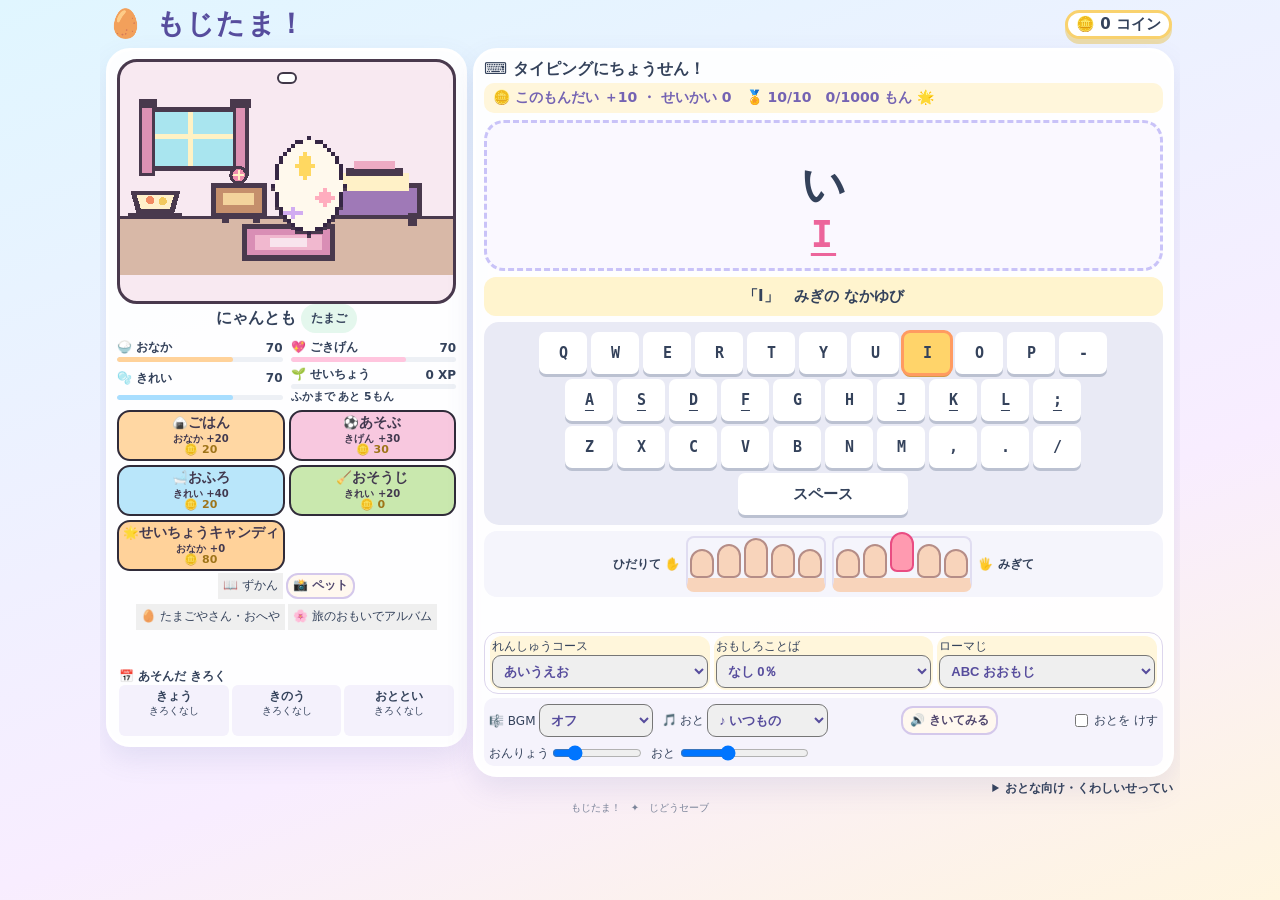
<file: index.html>
<!doctype html>
<html lang="ja">
<head>
<meta charset="UTF-8"><meta name="viewport" content="width=device-width,initial-scale=1">
<title>もじたま！｜タイピングでそだてよう</title>
<link rel="stylesheet" href="./style.css?v=24">
</head>
<body><div class="wrap">
<header><div><h1>🥚 もじたま！</h1><p class="subtitle">もじをうって、ペットをそだてよう！</p></div><div class="money">🪙 <span id="coins">0</span> コイン</div></header>
<div class="grid"><section class="panel"><h2>🌼 わたしのペット <span class="level" id="growth">たまご</span></h2><div class="scene" id="scene"><div id="memeRain" aria-hidden="true"></div><div id="careFx" class="carefx" aria-live="polite"></div><span id="petWish"></span><span id="roomDecor" aria-hidden="true"></span><span class="confetti" aria-hidden="true">🌈 ⭐ 🪙 🌟 🪙 ⭐ 🌈</span><img class="roomArt" src="./assets/room.svg" alt="" aria-hidden="true"><svg class="pet" id="pet" viewBox="0 0 32 32" shape-rendering="crispEdges" aria-label="ペットのドットえ" role="img"></svg></div><div class="petname" id="petName">もじたま</div><button id="petBook">📖 ペットずかん</button><button class="camera" id="petCamera">📸 しゃしんを とる</button><div class="family-actions"><button id="adopt" hidden>旅に出す</button><button id="eggShop">🥚 たまごやさん・おへや</button><button id="album">🌸 旅のおもいでアルバム</button></div><div class="stats"><div class="stat">🍚 おなか<div class="meter"><div class="bar" id="hungerBar"></div></div><span id="hungerNum"></span></div><div class="stat">💖 ごきげん<div class="meter"><div class="bar" id="moodBar"></div></div><span id="moodNum"></span></div><div class="stat">🫧 きれい<div class="meter"><div class="bar" id="cleanBar"></div></div><span id="cleanNum"></span></div></div><div class="stat">🌱 せいちょう<div class="meter"><div class="bar" id="xpBar"></div></div><span id="xp"></span><small id="growthHint"></small></div><p id="wish"></p><section id="dailyLog" aria-label="さいきんのきろく"><strong>📅 あそんだ きろく</strong><div id="dailyRows"></div></section><div class="shop" id="basic"></div><div class="notice" id="careNotice" role="status"></div></section>
<section class="panel" id="typingPanel"><h2>⌨️ タイピングにちょうせん！</h2><div class="progress"><span id="reward"></span> ・ せいかい <span id="solved">0</span> もん 🌟</div><div class="typing"><div class="wordcard" tabindex="-1" id="card"><div id="rareLabel"></div><div class="jpword" id="jpword">あ</div><div class="romaji" id="romaji">a</div></div><div class="guide" id="guide">「A」をおしてね！</div><div class="keyboard" id="keyboard"></div><div class="hands"><span class="hand-label">ひだりて ✋</span><div class="hand" id="leftHand"></div><div class="hand" id="rightHand"></div><span class="hand-label">🖐️ みぎて</span></div><div class="feedback" id="feedback" aria-live="polite"></div><div id="lastResult" hidden><span id="resultCaption"></span> <button class="camera" id="recordCamera">📸 しゃしんを とる</button></div><div class="hint">ピンクのゆびで、きいろいキーをおそう！<br>ほんもののキーボードでも、がめんのキーをタップしてもOK！</div></div><fieldset class="practice-options"><legend>れんしゅうの せってい</legend><div class="typing-settings"><label>れんしゅうコース <select id="level"></select></label><label>おもしろことば <select id="fun"><option value="0">なし 0％</option><option value="25">ちょっと 25％</option><option value="70">たくさん 70％</option><option value="100">ぜんぶ 100％</option></select></label><label>ローマじの ひょうじ <select id="letterCase"><option value="upper">ABC おおもじ</option><option value="lower">abc こもじ</option><option value="initial">Abc はじめだけ おおもじ</option></select></label></div><small>コースは はじめから ぜんぶ えらべるよ。むずかしさで コインがかわるよ。</small></fieldset><div class="sound-options" role="group" aria-label="おとの せってい"><label>🎼 BGM <select id="bgm"><option value="off">オフ</option><option value="pico">ぴこぴこ</option><option value="nyan">にゃんにゃん</option><option value="slow">のんびり</option><option value="fast">はやうち</option><option value="sleep">おやすみ</option></select></label><label>🎵 おと <select id="keySound"><option value="classic">♪ いつもの</option><option value="puff">💨 おならぷう</option><option value="sparkle">✨ キラキラ</option><option value="meow">🐱 にゃん</option><option value="drum">🥁 たいこ</option><option value="bubble">🫧 あわポン</option></select></label> <label id="puffOption" hidden><input type="checkbox" id="puffMix"> 💨 いろんな おなら（6しゅるい）</label> <button class="camera" id="listen">🔊 きいてみる</button><label><input id="mute" type="checkbox"> おとを けす</label><label>おんりょう <input id="vol" type="range" min="0" max="100"></label><label>おと <input id="sfxVol" type="range" min="0" max="100"></label></div></section>
</div><details><summary>⚙️ せってい・あそびかた</summary><button type="button" id="closeSettings" aria-label="せっていを とじる"><svg aria-hidden="true" width="24" height="24" viewBox="0 0 24 24"><path d="M5 5L19 19M19 5L5 19" fill="none" stroke="currentColor" stroke-width="4" stroke-linecap="round"/></svg></button><p>きいろい キーを おそう。F と J に ひとさしゆびを おくと うちやすいよ。５もん、１０もんと まちがえずに できると ボーナス！ ５もん できると たまごが かえるよ。レアもんだいは ５０コイン！ コインで おせわすると、たまごが そだつよ。</p><p>このブラウザに じどうで ほぞんするよ。ほかの パソコンや ブラウザには うつせないよ。ブラウザの データを けすと、きろくも きえるよ。</p><p class="credits">クレジット：おならの効果音：<a href="https://onara-mp3.com/?lang=ja" target="_blank" rel="noopener noreferrer">Onara Sound MP3</a></p></details><div class="footer" id="status">もじたま！　✦　じどうセーブ</div></div><dialog id="celebration" aria-labelledby="eventTitle"><div id="eventStars" aria-hidden="true"></div><canvas id="eventPet" width="32" height="32" aria-hidden="true"></canvas><h2 id="eventTitle"></h2><strong id="eventDetail"></strong><button id="skipEvent" type="button">スキップ</button></dialog><dialog id="familyDialog" aria-labelledby="familyTitle"><div class="family-heading"><h2 id="familyTitle"></h2><button type="button" id="familyClose" aria-label="とじる"><svg aria-hidden="true" width="26" height="26" viewBox="0 0 24 24"><path d="M5 5L19 19M19 5L5 19" fill="none" stroke="currentColor" stroke-width="4" stroke-linecap="round"/></svg></button></div><div id="familyBody"></div></dialog><dialog id="book"><button id="closeBook" aria-label="とじる">✕</button><h2>📖 ペットずかん</h2><div id="bookGrid"></div></dialog><dialog id="studio" aria-labelledby="studioTitle"><form method="dialog"><button aria-label="とじる">✕</button></form><h2 id="studioTitle">📸 きねんの しゃしん</h2><div class="modes"><button id="recordMode">🏅 きろくカード</button><button id="petMode">🐣 ペットカード</button></div><canvas id="photo" width="1200" height="1200" aria-label="きねんカードの プレビュー"></canvas><label>ひとこと（10もじまで）<input id="comment" placeholder="きょうも できたよ！" autocomplete="off"></label><div class="modes"><button id="downloadPhoto">⬇️ がぞうを ほぞん</button><button id="sharePhoto" hidden>📤 わける</button></div><small id="photoStatus" role="status"></small></dialog><script src="./pets.js?v=4"></script><script src="./sprites.js"></script><script src="./adult.js"></script><script src="./family.js"></script><script src="./family-ui.js"></script><script src="./roman.js"></script><script src="./deck.js"></script><script src="./screen.js?v=25"></script><script src="./celebrations.js?v=3"></script><script src="./boot.js?v=28"></script></body></html>
</file>
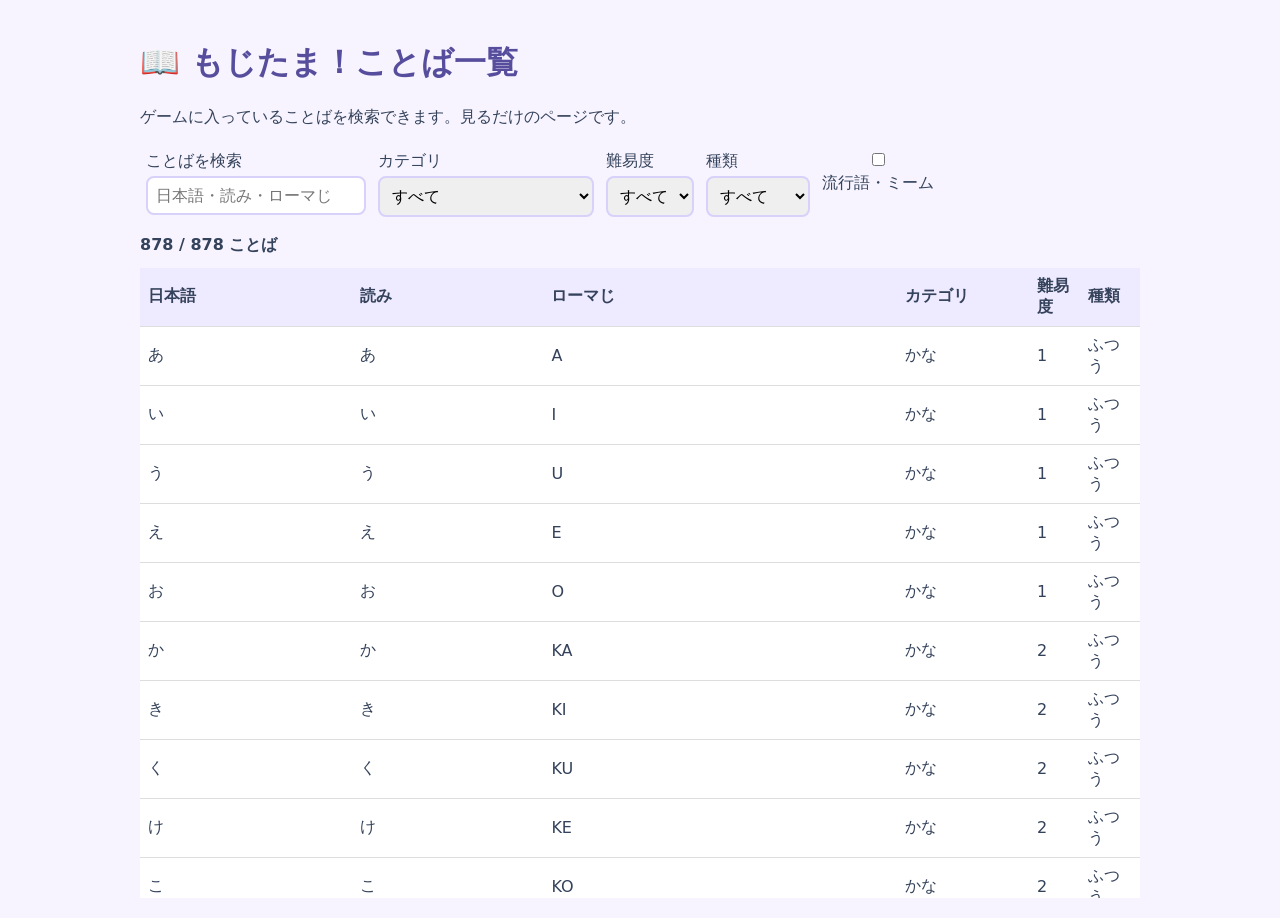
<file: words/index.html>
<!doctype html><html lang="ja"><meta charset="utf-8"><meta name="viewport" content="width=device-width,initial-scale=1"><title>もじたま！ことば一覧</title><style>body{font-family:system-ui,sans-serif;max-width:1000px;margin:auto;padding:20px;color:#34425b;background:#f7f4ff}h1{color:#574d9d}label{display:inline-grid;gap:4px;margin:6px}input,select{font:inherit;padding:8px;border:2px solid #d8d1fa;border-radius:8px}table{width:100%;border-collapse:collapse;background:white}th,td{text-align:left;padding:8px;border-bottom:1px solid #ddd}th{position:sticky;top:0;background:#eeeaff}.count{font-weight:bold;margin:12px 0}</style><h1>📖 もじたま！ことば一覧</h1><p>ゲームに入っていることばを検索できます。見るだけのページです。</p><label>ことばを検索<input id="query" type="search" placeholder="日本語・読み・ローマじ"></label><label>カテゴリ<select id="category"><option value="">すべて</option></select></label><label>難易度<select id="difficulty"><option value="">すべて</option><option>1</option><option>2</option><option>3</option><option>4</option><option>5</option></select></label><label>種類<select id="kind"><option value="">すべて</option><option value="normal">ふつう</option><option value="fun">おもしろ</option></select></label><label><input id="meme" type="checkbox">流行語・ミーム</label><div class="count" id="count" aria-live="polite"></div><div style="overflow:auto;max-height:70vh"><table><thead><tr><th>日本語</th><th>読み</th><th>ローマじ</th><th>カテゴリ</th><th>難易度</th><th>種類</th></tr></thead><tbody id="rows"></tbody></table></div><script src="./words.js"></script></html>
</file>
<file: style.css>
:root{--ink:#34425b;--violet:#7166c6;--sky:#dff3ff;--pink:#ffe2eb;--mint:#e0f7e7;--yellow:#fff1b9}*{box-sizing:border-box}body{margin:0;background:linear-gradient(160deg,#e0f6ff,#f8edff 65%,#fff5df);color:var(--ink);font-family:system-ui,-apple-system,"Hiragino Kaku Gothic ProN","Yu Gothic",sans-serif;min-height:100vh}button{font:inherit;cursor:pointer;border:0;color:inherit}button:focus-visible{outline:4px solid #f19d55;outline-offset:2px}.wrap{max-width:1100px;margin:auto;padding:22px 16px 60px}header{display:flex;align-items:center;justify-content:space-between;gap:12px;flex-wrap:wrap;margin-bottom:15px}h1{font-size:clamp(25px,4vw,36px);margin:0;color:#574d9d;letter-spacing:.05em}.subtitle{margin:3px 0;color:#63718a;font-size:13px}.money{background:#fff;border:3px solid #f9d26e;border-radius:20px;padding:10px 18px;font-weight:800;font-size:19px;box-shadow:0 5px 0 #ebdbaa}.tabs{display:flex;gap:10px;margin:0 0 18px}.tab{border-radius:15px;padding:13px 23px;background:#fff;color:#625aa2;font-weight:800;border:2px solid #d8d1fa}.tab.active{background:#7166c6;border-color:#7166c6;color:white}.grid{display:grid;grid-template-columns:minmax(0,1fr) minmax(360px,1.12fr);gap:18px}.panel{background:#ffffffed;border:3px solid #fff;border-radius:24px;box-shadow:0 12px 28px #5764a21f;padding:20px}.panel h2{font-size:19px;margin:0 0 12px}.scene{height:255px;border-radius:20px;background:linear-gradient(#bfe9ff 0 64%,#bfeaca 64%);position:relative;overflow:hidden;display:grid;place-items:center;border:3px solid #e2f2ff}.scene:after{content:"";height:20px;width:170px;background:#6aa78230;border-radius:50%;position:absolute;bottom:32px}.cloud{position:absolute;font-size:35px;top:13px;left:32px}.cloud.two{left:auto;right:25px;top:30px}.pet{position:relative;z-index:1;width:192px;height:192px;image-rendering:pixelated;filter:drop-shadow(0 7px 0 #729b8d55);animation:bob 2.2s ease-in-out infinite}@keyframes bob{50%{transform:translateY(-8px)}}.pet.bounce{animation:happy .4s 2}@keyframes happy{50%{transform:translateY(-22px)}}.petname{text-align:center;font-weight:900;margin-top:9px}.stats{display:grid;gap:10px;margin-top:16px}.stat{display:grid;grid-template-columns:92px 1fr 35px;align-items:center;gap:8px;font-size:13px;font-weight:700}.meter{height:15px;border-radius:10px;background:#edf0f5;overflow:hidden}.bar{height:100%;background:#6dc9b0;border-radius:10px;transition:width .3s}.stat:nth-child(2) .bar{background:#f3bc6e}.stat:nth-child(3) .bar{background:#8eb9ef}.note{background:#f4f1ff;border-radius:14px;padding:10px 12px;color:#655c91;font-size:13px;line-height:1.7;margin-top:14px}.typing{display:flex;flex-direction:column;gap:12px}.wordcard{border:3px dashed #c9c3f8;border-radius:20px;background:#faf8ff;padding:18px;text-align:center}.jpword{font-size:clamp(31px,4vw,44px);font-weight:900;line-height:1.4}.romaji{font-family:monospace;font-size:clamp(28px,4vw,37px);font-weight:900;letter-spacing:3px;margin:8px 0;color:#9aa0b4}.romaji .done{color:#56bc9f}.romaji .next{color:#ec659b;text-decoration:underline;text-underline-offset:6px}.guide{text-align:center;background:#fff4ce;border-radius:12px;padding:10px;font-weight:800;font-size:15px}.feedback{text-align:center;min-height:27px;font-weight:800;color:#6b62b3}.hint{font-size:12px;color:#788098;text-align:center}.keyboard{padding:10px 6px;background:#e9eaf5;border-radius:15px;display:grid;gap:5px}.keyrow{display:flex;justify-content:center;gap:4px}.key{flex:1;max-width:48px;height:42px;border-radius:7px;background:white;box-shadow:0 3px 0 #bbc1d1;font:700 15px monospace;display:grid;place-items:center;min-width:0;transition:background .1s}.key.target{background:#ffd46a;box-shadow:0 3px 0 #d19a48;outline:3px solid #ff9b61;outline-offset:-1px}.key.space{max-width:170px;flex:4}.hands{display:flex;gap:10px;justify-content:center;align-items:center;flex-wrap:wrap;background:#f5f5fc;border-radius:13px;padding:12px}.hand{display:flex;align-items:end;gap:3px;background:#fff;border:2px solid #e0ddf1;border-radius:15px;padding:10px 12px}.finger{width:20px;height:45px;background:#f8d4bb;border:2px solid #b58d87;border-radius:10px 10px 6px 6px;display:flex;align-items:center;justify-content:center;font-size:10px;color:#5b4f5e;font-weight:800}.finger:nth-child(1),.finger:nth-child(5){height:32px}.finger:nth-child(2),.finger:nth-child(4){height:40px}.finger:nth-child(3){height:48px}.finger.target{background:#ff9ab0;border-color:#e94c82;transform:translateY(-6px)}.hand-label{font-weight:900;font-size:14px}.shop{display:grid;grid-template-columns:repeat(3,1fr);gap:9px}.shop button{padding:13px 5px;border-radius:15px;background:#fff5df;border:2px solid #f3dfb6;font-weight:800;font-size:13px}.shop button:disabled{opacity:.45;cursor:not-allowed}.shop .emoji{display:block;font-size:28px;margin-bottom:4px}.shop b{display:block;color:#9e7419;margin-top:5px}.big{width:100%;background:#7368cd;color:white;padding:12px 14px;border-radius:15px;font-weight:900;margin-top:12px}.hidden{display:none!important}.footer{text-align:center;color:#7c859a;font-size:12px;margin:20px auto}.notice{min-height:25px;color:#685cb5;font-weight:800;text-align:center;margin-top:10px}.settings{display:flex;justify-content:space-between;align-items:center;gap:10px;margin-top:14px;flex-wrap:wrap}.reset{background:transparent;text-decoration:underline;font-size:12px;color:#888}.level{font-size:12px;background:#e4f7ed;padding:6px 10px;border-radius:30px;font-weight:800}.progress{margin-top:10px;font-size:13px;text-align:center;font-weight:800;color:#7463b3}@media(max-width:850px){.grid{grid-template-columns:1fr}.panel{padding:15px}.scene{height:220px}.key{height:38px;font-size:13px}.hand{padding:8px}.finger{width:17px}.shop{grid-template-columns:repeat(3,1fr)}}
details{background:white;padding:16px;border-radius:16px;margin-top:16px;line-height:1.8}summary,select{cursor:pointer;font-weight:bold}select{padding:7px;border-radius:9px;color:#574d9d;margin-bottom:10px}.romaji .wrong{color:#bf2940;background:#ffe0e5}.key.home{text-decoration:underline;text-underline-offset:5px}.key.space{max-width:170px}.hand{border-bottom:14px solid #f8d4bb;background:transparent;padding:0 2px;border-radius:8px}.pet.evolve{animation:bloom 1s ease-out}.pet.wash{filter:drop-shadow(0 0 12px white)}@keyframes bloom{50%{transform:scale(1.18) rotate(10deg);filter:drop-shadow(0 0 18px gold)}}@media(prefers-reduced-motion:reduce){*,*:after{animation:none!important;transition:none!important}}@media(max-width:850px){.grid:has(#typingPanel:not(.hidden)) #typingPanel{order:-1}.hands{gap:5px}.hand-label{font-size:11px}}.shop small{display:block}.scene:before{content:'✿　✧　✿';position:absolute;left:9%;bottom:8%;color:#77af89}
#rareLabel{font-weight:900;color:#864280}.wordcard.rare{border-color:#e5aa48;background:radial-gradient(circle at 12% 20%,white 2px,transparent 4px) 0 0/38px 35px,linear-gradient(120deg,#fff0c7,#f9e6ff,#ddf6ff)}.confetti{display:none;position:absolute;inset:12% 0 auto;text-align:center;font-size:clamp(20px,3vw,32px);z-index:2;pointer-events:none}.won .confetti{display:block;animation:shower 1.3s ease-out both}.won .pet{animation:happy .5s 2}.hatch .pet{animation:bloom 1s ease-out}@keyframes shower{from{transform:translateY(-16px);opacity:.3}65%{opacity:1}to{transform:translateY(50px);opacity:.8}}
.grid{align-items:start}.scene{height:148px}.pet{width:126px;height:126px}.shop button{color:#42394f;font-size:16px;min-height:85px}.shop .hunger,#hungerBar{background:#ffd29a}.shop .mood,#moodBar{background:#ffc5de}.shop .clean,#cleanBar{background:#a8deff}.effects,.shop small{display:block;font-size:13px}.shop .needed{outline:3px dashed #866ba5;outline-offset:1px}.stat span{position:relative}.gain:after{content:attr(data-gain);position:absolute;right:0;background:white;color:#394674;animation:rise 1s both}.invite{animation:invite .9s}.pet.eat{animation:nibble .35s 3}.pet.wash{animation:bloom .8s;filter:drop-shadow(0 0 12px #85d6ff)}@keyframes nibble{50%{transform:scale(1.08,.92)}}@keyframes rise{to{transform:translateY(-22px);opacity:0}}@keyframes invite{50%{box-shadow:0 0 0 5px #ffce6b}}#wish{text-align:center;font-weight:700;margin:8px}.typing{gap:7px}.wordcard{padding:10px}.notice{min-height:20px;margin:5px}.panel details{margin:4px 0;padding:6px}.grid{margin-top:14px}@media(max-width:850px){.grid:has(#typingPanel:not(.hidden)) #typingPanel{order:0}}@media(prefers-reduced-motion:reduce){.gain:after{display:none}}
.camera,#studio button{border:2px solid #d4c8eb;border-radius:12px;padding:8px 13px;background:#fff8ef;color:#51476e;font-weight:800}.camera{display:block;margin:5px auto}#lastResult{text-align:center;font-size:.9rem}#lastResult .camera{display:inline}#studio{width:min(460px,94vw);max-height:96vh;overflow:auto;box-sizing:border-box;border:3px solid #766597;border-radius:20px;padding:16px;background:#fffaf3;color:#443850}#studio::backdrop{background:#27243e99}#studio h2{font-size:20px;margin:5px}#studio form{float:right}#studio .modes{display:flex;justify-content:center;gap:8px;margin:8px}#studio [aria-pressed=true]{background:#ddd5ff;border-color:#7766aa}#photo{display:block;width:min(100%,53vh);height:auto;margin:auto;image-rendering:pixelated}#comment{width:100%;box-sizing:border-box;font:inherit;border-radius:9px;padding:6px;border:2px solid #c9bcce}#studio[open] canvas{animation:reveal .25s ease-out}@keyframes reveal{from{transform:scale(.98);opacity:.8}}
#basic{display:grid;grid-template-columns:repeat(2,minmax(120px,1fr));gap:9px}#basic button{min-height:76px;border:3px solid #302b39;box-shadow:0 4px 0 #302b39;border-radius:13px;font-size:17px;font-weight:900}#basic button:nth-child(1){background:#ffd7a3}#basic button:nth-child(2){background:#f8c8df}#basic button:nth-child(3){background:#b9e6fa}#basic button:nth-child(4){background:#c9e8ae}.effects{display:block;font-size:13px}.shop small{display:block;font-size:12px}#basic button:disabled{opacity:.8;color:#473c42}.needed{outline:3px dashed #9174ae;outline-offset:2px;animation:need 1.6s ease-in-out infinite}@keyframes need{50%{transform:scale(1.025)}}.scene{position:relative;overflow:hidden}.pet{shape-rendering:crispEdges;image-rendering:pixelated;cursor:pointer;z-index:3}.carefx{position:absolute;z-index:4;inset:5px 0 auto;text-align:center;font-size:28px;pointer-events:none}.fx0{animation:floatfx 1.4s ease-out}.fx1{animation:playfx 1.2s ease-out}.fx2{animation:washfx 1.3s ease-out}.fx3{animation:cleanfx 1.1s ease-out}#petWish{position:absolute;z-index:5;top:10px;left:50%;transform:translateX(-50%);background:white;border:2px solid #403748;border-radius:12px;padding:4px 8px;font-weight:800;white-space:nowrap}#book{border:3px solid #393046;border-radius:16px;max-width:90vw}#bookGrid{display:grid;grid-template-columns:repeat(2,1fr);gap:8px}.bookPet{display:grid;justify-items:center;border:2px solid #393046;border-radius:12px;padding:6px;background:#fffaf1;font-weight:800}.bookPet svg{width:64px;height:64px;shape-rendering:crispEdges;image-rendering:pixelated}.pet.eat{animation:chew .22s 6}.pet.bounce{animation:hop .45s 3}.pet.wash{animation:wash .4s 3}.pet.clean{animation:clean .3s 4}@keyframes chew{50%{transform:scaleY(.86)}}@keyframes hop{50%{transform:translateY(-14px)}}@keyframes wash{50%{transform:rotate(-5deg);filter:drop-shadow(0 0 8px #9ee8ff)}}@keyframes clean{50%{transform:scale(1.06)}}@keyframes floatfx{to{transform:translateY(-24px);opacity:0}}@keyframes playfx{50%{transform:translateY(-22px) rotate(12deg)}}@keyframes washfx{to{opacity:0;transform:translateY(-14px)}}@keyframes cleanfx{to{opacity:0;transform:scale(1.3)}}
#basic{display:grid;grid-template-columns:repeat(2,minmax(120px,1fr));gap:9px}#basic button{min-height:78px;border:3px solid #302b39;box-shadow:0 4px 0 #302b39;border-radius:13px;font-size:17px;font-weight:900}#basic button:nth-child(1){background:#ffd7a3}#basic button:nth-child(2){background:#f8c8df}#basic button:nth-child(3){background:#b9e6fa}#basic button:nth-child(4){background:#c9e8ae}.effects{display:block;font-size:13px}.shop small{display:block;font-size:12px}.needed{outline:3px dashed #9174ae;outline-offset:2px;animation:need 1.6s ease-in-out infinite}@keyframes need{50%{transform:scale(1.02)}}.scene{position:relative;overflow:hidden}.pet{shape-rendering:crispEdges;image-rendering:pixelated;cursor:pointer;z-index:3}.carefx{position:absolute;z-index:4;inset:5px 0 auto;text-align:center;font-size:28px;pointer-events:none}.fx0{animation:floatfx 1.4s ease-out}.fx1{animation:playfx 1.2s ease-out}.fx2{animation:washfx 1.3s ease-out}.fx3{animation:cleanfx 1.1s ease-out}#petWish{position:absolute;z-index:5;top:10px;left:50%;transform:translateX(-50%);background:white;border:2px solid #403748;border-radius:12px;padding:4px 8px;font-weight:800;white-space:nowrap}#book{border:3px solid #393046;border-radius:16px;max-width:90vw}#bookGrid{display:grid;grid-template-columns:repeat(2,1fr);gap:8px}.bookPet{display:grid;justify-items:center;border:2px solid #393046;border-radius:12px;padding:6px;background:#fffaf1;font-weight:800}.bookPet svg{width:64px;height:64px;shape-rendering:crispEdges;image-rendering:pixelated}.pet.eat{animation:chew .22s 6}.pet.bounce{animation:hop .45s 3}.pet.wash{animation:wash .4s 3}.pet.clean{animation:clean .3s 4}@keyframes chew{50%{transform:scaleY(.86)}}@keyframes hop{50%{transform:translateY(-14px)}}@keyframes wash{50%{transform:rotate(-5deg);filter:drop-shadow(0 0 8px #9ee8ff)}}@keyframes clean{50%{transform:scale(1.06)}}@keyframes floatfx{to{transform:translateY(-24px);opacity:0}}@keyframes playfx{50%{transform:translateY(-22px) rotate(12deg)}}@keyframes washfx{to{opacity:0;transform:translateY(-14px)}}@keyframes cleanfx{to{opacity:0;transform:scale(1.3)}}

.typing-settings{display:flex;flex-wrap:wrap;gap:.5rem;margin:.6rem 0;align-items:center}
.typing-settings label{display:inline-flex;align-items:center;gap:.45rem;min-height:44px;padding:.25rem .7rem;background:#fff6db;border-radius:12px;cursor:pointer}
#fun{width:2rem;height:2rem;accent-color:#85569b}
.family-actions{display:flex;gap:.4rem;justify-content:center;flex-wrap:wrap;margin:.6rem 0}
#familyDialog{max-width:min(32rem,90vw);max-height:85vh;overflow:auto;border-radius:1rem}
#familyBody canvas{display:block;width:100%;height:auto;margin-top:1rem}
#familyBody button{margin:.25rem}.family-actions [hidden]{display:none}
#fun{width:auto;height:auto;min-height:2.5rem}
.nextEgg{background:#ffe288;border:3px solid #925126;padding:.7em 1em}
#romaji{overflow-wrap:anywhere;flex-wrap:wrap}#jpword{overflow-wrap:anywhere}

/* Keep the prompt and the four keyboard rows together while practising. */
#typingPanel{min-width:0;container-type:inline-size}
#typingPanel .typing{gap:6px}
#typingPanel .long-prompt{padding:8px 10px}
.long-prompt #jpword{font-size:clamp(17px,4.5cqi,23px);line-height:1.35}
.long-prompt #romaji{font-size:clamp(17px,4.1cqi,22px);letter-spacing:.035em;line-height:1.45;margin:4px 0 1px;word-break:break-all}
.long-prompt #romaji .next{text-underline-offset:3px}
#typingPanel .progress{margin:0}
#typingPanel .feedback:empty{display:none}
.practice-options{border:1px solid #ddd6ed;border-radius:14px;margin:14px 0 0;padding:6px 10px 10px;min-width:0}
.practice-options legend{padding:0 .45em;font-size:.9rem;font-weight:800}
.practice-options .typing-settings{margin:.15rem 0}
@media(max-width:850px){.grid:has(#typingPanel:not(.hidden)) #typingPanel{order:-1}}
@media(max-height:650px){#typingPanel .guide{padding:4px}#typingPanel .keyboard{padding:6px 4px;gap:3px}#typingPanel .key{height:32px}}
@media(max-width:480px){.wrap{padding-top:8px}header{margin-bottom:6px}#typingPanel{padding:11px}#typingPanel h2{margin-bottom:7px}}

/* One play surface. Only secondary information opens over the board. */
.wrap.single-home{height:100svh;min-height:0;max-width:1080px;padding:0 6px;margin:auto;overflow:clip}
.play-board{position:relative;padding:5px 0;box-sizing:border-box}
.single-home header{margin:0 2px 5px;flex-wrap:nowrap}.single-home h1{font-size:clamp(18px,3vw,28px);margin:0}
.single-home .subtitle,.single-home .hint,.single-home .practice-options small,.single-home #resultCaption{display:none}
.single-home .money{padding:2px 8px;font-size:15px}
.single-home .grid{margin:0;gap:6px;grid-template-columns:minmax(230px,0.68fr) minmax(0,1.32fr)}
.single-home .panel{min-width:0;padding:8px}.single-home .grid #typingPanel{order:0}
.companion{text-align:center}.identity{display:flex;align-items:center;justify-content:center;gap:5px}.identity .petname{margin:0}
.single-home .scene{height:clamp(112px,23svh,210px)}.single-home #pet{max-height:100%;max-width:100%}
.single-home #basic{grid-template-columns:repeat(2,minmax(0,1fr));gap:4px}
.single-home #basic button{min-height:38px;padding:3px;font-size:14px;line-height:1.12;border-width:2px;box-shadow:none}
.single-home #basic .effects,.single-home #basic small{display:none}.single-home #basic b,.single-home #basic .emoji{display:inline;margin:0;font-size:.9em}
.single-home #basic b{display:block;font-size:11px}
.single-home #careNotice{margin:2px;min-height:0;font-size:12px}.single-home #careNotice:empty{display:none}
.pet-links,.pet-links .family-actions{display:flex;flex-wrap:wrap;align-items:center;justify-content:center;gap:3px;margin:2px 0}
.pet-links button,.pet-links #recordCamera{font-size:12px;min-height:26px;padding:2px 5px;margin:0}.pet-links [hidden]{display:none!important}
.single-home fieldset{padding:3px 5px;margin:5px 0 0}.single-home fieldset legend{display:none}
.single-home .typing-settings{display:grid;grid-template-columns:1fr 1fr 1fr;gap:4px;margin:0}
.single-home .typing-settings label{min-width:0;min-height:0;display:grid;gap:0;padding:2px;font-size:12px}
.single-home select,.single-home #fun{min-width:0;width:100%;margin:0;height:auto;min-height:28px;font-size:13px}
.single-home .typing{gap:4px}.single-home #typingPanel h2{font-size:16px;margin:0 0 3px}
.single-home details:not([open]){background:transparent;text-align:right;margin:0;padding:1px;font-size:12px}
.single-home details[open]{position:absolute;inset:4px 0 auto;max-height:85svh;overflow:auto;z-index:8;box-shadow:0 6px 22px #43385966}
.single-home .footer{margin:0;font-size:10px}.single-home .extra-info{margin-top:8px}
@media(max-width:700px) and (orientation:portrait){
.single-home .grid{display:grid;grid-template-columns:minmax(0,1fr);gap:3px}
.single-home .grid>.panel:first-child{display:grid;grid-template-columns:26% 1fr;gap:2px 5px;align-items:center}
.single-home .companion{grid-row:1/3}.single-home .scene{height:61px}.single-home .identity{font-size:10px;gap:2px;flex-wrap:wrap}
.single-home .identity .level{font-size:10px;padding:0 2px}
.single-home #basic{grid-template-columns:repeat(4,minmax(0,1fr));gap:2px}
.single-home #basic button{font-size:11px;min-height:33px;padding:1px}.single-home #basic .emoji{display:none}
.single-home .pet-links,.single-home .family-actions{gap:2px;margin:0}.single-home .pet-links button{font-size:10px;padding:1px 4px;min-height:23px}
.single-home .panel{padding:4px}.single-home #typingPanel h2{display:none}
.single-home .hands{padding:2px;gap:3px;flex-wrap:nowrap}.single-home .finger{width:clamp(10px,3vw,17px);max-height:26px}
.single-home .typing{gap:2px}.single-home .guide{padding:3px}
.single-home .wordcard,.single-home #typingPanel .long-prompt{padding:3px}
.single-home #typingPanel .long-prompt{padding:3px}
.single-home #keyboard{padding:4px;gap:3px}.single-home .key{height:clamp(27px,5.4svh,40px)}
.single-home .feedback{min-height:0;font-size:13px}.single-home .progress{font-size:11px}
}
@media(max-height:480px) and (orientation:landscape){
.single-home .grid{display:grid;grid-template-columns:30% minmax(0,1fr)}
.single-home .scene{height:65px}.single-home .panel{padding:3px}.single-home .typing{gap:2px}
.single-home #typingPanel h2{display:none}.single-home .hands{padding:0}.single-home .finger{max-height:18px}
.single-home .key{height:24px}.single-home .guide{padding:1px}.single-home .wordcard{padding:2px}
}
.single-home .scene{height:clamp(130px,28svh,255px)}
.single-home #pet{position:absolute;inset:0;margin:auto;width:100%;height:100%}
.single-home .live-stats{display:grid;grid-template-columns:repeat(2,minmax(0,1fr));gap:4px 8px;margin:6px 0}
.live-stats .stat{display:grid;grid-template-columns:1fr auto;gap:1px;font-size:12px}
.live-stats .meter{grid-column:1/-1;grid-row:2;height:5px}
.live-stats .stat span{grid-column:2;grid-row:1}
#memeRain{position:absolute;inset:0;overflow:hidden;pointer-events:none;z-index:2}
#memeRain img{position:absolute;top:-28px;width:clamp(14px,2vw,25px);animation:meme-fall 1.2s ease-in both}
@keyframes meme-fall{from{top:-28px;transform:rotate(-15deg)}to{top:102%;transform:rotate(20deg)}}
@media(max-width:700px) and (orientation:portrait){.single-home .scene{height:80px}.single-home .companion{grid-row:1/4}.single-home .live-stats{margin:0;gap:1px 5px}.live-stats .stat{font-size:10px}}
@media(max-height:480px) and (orientation:landscape){.single-home .scene{height:84px}}
#familyDialog[open]{display:flex;flex-direction:column;overflow:hidden;max-height:90svh}
.family-heading{display:flex;align-items:center;justify-content:space-between;gap:8px;border-bottom:2px solid #e7dfef;padding-bottom:6px}
.family-heading h2{font-size:clamp(16px,4vw,22px);margin:0}
#familyClose{flex:none;min-height:44px;padding:4px 12px;border:2px solid #715273;border-radius:12px;background:#fff0c7;color:#382c47;font-weight:800;font-size:16px}
#familyBody{overflow:auto;min-height:0}
#familyClose,#closeBook{width:46px;height:46px;padding:0;display:inline-grid;place-items:center;border:2px solid #715273;border-radius:12px;background:#fff0c7;color:#382c47;font-size:24px;font-weight:900}
#puffOption[hidden]{display:none}
.sound-options{display:flex;align-items:center;flex-wrap:wrap;gap:3px 9px;margin-top:4px;padding:3px 5px;background:#f5f3fc;border-radius:10px;font-size:12px}
.sound-options label{display:inline-flex;align-items:center;gap:3px}
.single-home .sound-options select{width:auto}
.sound-options #vol{width:clamp(55px,8vw,90px);margin:0}
.sound-options #listen{font-size:12px;padding:4px 7px}
.sound-options #puffOption{order:1}
.single-home details[open] summary{position:sticky;top:0;padding:10px 52px 10px 8px;min-height:44px;box-sizing:border-box;background:white;z-index:1}
#closeSettings{position:sticky;top:0;float:right;margin-top:-44px;width:44px;height:44px;display:grid;place-items:center;z-index:2;border:2px solid #715273;border-radius:12px;background:#fff0c7;color:#382c47}
#dailyLog{grid-column:1/-1;padding:5px 2px 0;font-size:12px}
#dailyRows{display:grid;grid-template-columns:repeat(3,minmax(0,1fr));gap:3px}
#dailyRows div{padding:3px 4px;border-radius:6px;background:#f4f1fc;text-align:center}
#dailyRows b,#dailyRows span{display:block}#dailyRows span{font-size:11px}

#growthHint{grid-column:1/-1;font-size:.9em}
#celebration{text-align:center;width:min(22rem,88vw);padding:1.25rem;border:4px solid #654b85;border-radius:24px;background:#fff8e7;color:#443452}
#celebration::backdrop{background:#35284485}
#eventPet{width:100px;height:100px;image-rendering:pixelated}
#eventTitle{margin:.3rem 0;font-size:clamp(1.4rem,5vw,2rem)}
#eventDetail{display:block;font-size:1.5rem}
#skipEvent{margin-top:1rem}
#eventStars{font-size:1.6rem;color:#a3528a}
@media(prefers-reduced-motion:no-preference){
 #celebration[open] #eventStars{animation:eventSpark .7s ease-in-out alternate infinite}
 #celebration[open] #eventPet{animation:eventHop .55s ease-in-out alternate infinite}
 #celebration[open][data-kind=evolution] #eventPet{animation:eventGlow .65s ease-out,eventHop .5s .65s ease-in-out alternate infinite}
}
@keyframes eventSpark{to{transform:translateY(-5px) scale(1.08)}}
@keyframes eventHop{to{transform:translateY(-10px) rotate(4deg)}}
@keyframes eventGlow{70%{filter:brightness(3) drop-shadow(0 0 6px gold)}}

/* Keep the play surface steady between a prompt, its result and the next word. */
.single-home #typingPanel .feedback,
.single-home #typingPanel .feedback:empty{display:block;min-height:1.5em}
.single-home .pet-links #lastResult[hidden]{display:block!important;visibility:hidden}
.single-home #dailyRows span{min-height:2.8em}
.single-home #rareLabel{min-height:1.5em}
.single-home #dailyRows{grid-template-columns:repeat(3,minmax(0,1fr))}
.single-home #dailyRows div{min-width:0;overflow:hidden}
.single-home #dailyRows span{font-size:10px;line-height:1.25}
.single-home #typingPanel .wordcard{min-height:4.6rem;display:flex;flex-direction:column;justify-content:center}
.single-home #typingPanel .wordcard.long-prompt{min-height:4.6rem}
.single-home #typingPanel #jpword,.single-home #typingPanel #romaji{line-height:1.25;margin:0;overflow-wrap:anywhere}
.single-home #basic .effects{display:block;font-size:10px;line-height:1.1;margin-top:2px}
@media(max-width:700px) and (orientation:portrait){.single-home #basic .effects{font-size:8px}.single-home #basic button{min-height:40px}}

@media(max-height:700px){.single-home .scene{height:clamp(78px,15svh,125px)}.single-home .panel{padding:5px}.single-home .stats{gap:2px}.single-home .live-stats .stat{font-size:10px}.single-home #basic button{min-height:34px}.single-home #typingPanel .key{height:clamp(24px,4.3svh,34px)}.single-home .hands{padding:0}.single-home .finger{max-height:19px}}

#roomDecor{position:absolute;z-index:2;right:8px;bottom:3px;font-size:28px;pointer-events:none}

/* Pixel-art pet room */
.single-home .scene{background:#f8e9f1;border:3px solid #49394d;height:clamp(160px,29svh,245px)}
.single-home .roomArt{position:absolute;inset:0;width:100%;height:100%;object-fit:fill;image-rendering:pixelated;z-index:1;pointer-events:none}
.single-home .scene:before,.single-home .scene:after{display:none}
.single-home #pet{position:absolute;z-index:3;width:clamp(104px,43%,164px);height:90%;max-width:none;max-height:none;bottom:0;left:var(--pet-x,48%);transform:translateX(-50%);transition:left .7s steps(4,end);image-rendering:pixelated;filter:drop-shadow(0 3px 0 #49394d)}
.single-home #pet[data-pose=sleep]{left:74%}.single-home #pet[data-pose=eat]{left:20%}.single-home #pet[data-pose=play],.single-home #pet[data-pose=joy]{left:37%}
.single-home #pet[data-pose=walk],.single-home #pet[data-pose=look]{left:50%!important}
@media(max-width:700px) and (orientation:portrait){.single-home .scene{height:clamp(105px,20svh,150px)}.single-home #pet{width:34%;height:88%}}

.single-home #pet{width:38%;height:76%;bottom:5%}
@media(max-width:700px) and (orientation:portrait){.single-home #pet{width:34%;height:72%;bottom:5%}}

.single-home #pet[data-pose=idle],.single-home #pet[data-pose=blink],.single-home #pet[data-pose=look],.single-home #pet[data-pose=walk]{animation:none;transition:none}

.page-evolution{position:fixed;inset:0;z-index:1000;display:flex;flex-direction:column;align-items:center;justify-content:center;gap:12px;pointer-events:none;background:#fff8e455;text-align:center;color:#513b70}
.page-evolution h2{font-size:clamp(30px,7vw,66px);padding:10px 22px;border:4px solid #fff;border-radius:24px;background:#fff8e9eF;box-shadow:0 5px 0 #5d456a;color:#694999;margin:0}
.page-evolution strong{font-size:clamp(22px,4vw,38px);padding:5px 18px;border-radius:16px;background:#fff8e9eF}
.evolution-flow-text span,.evolution-flow-detail span{display:inline-block;white-space:pre;opacity:0;animation:evo-letter-flow .65s cubic-bezier(.2,.8,.2,1) both;animation-delay:calc(var(--flow-index)*.045s)}
.evolution-flow-detail span{animation-delay:calc(.12s + var(--flow-index)*.03s)}
.cracker-rain{position:absolute;inset:0;overflow:hidden;pointer-events:none}.cracker-rain span{position:absolute;top:-48px;font-size:clamp(22px,4vw,42px);animation:cracker-fall 2.1s linear infinite;filter:drop-shadow(1px 2px #fff)}
@keyframes cracker-fall{to{transform:translateY(115vh) rotate(360deg)}}
@keyframes evo-letter-flow{0%{opacity:0;transform:translate(-.4em,.45em) rotate(-10deg) scale(.7);filter:blur(3px)}55%{opacity:1;transform:translate(.06em,-.12em) rotate(3deg) scale(1.12);filter:blur(0)}100%{opacity:1;transform:translate(0,0) rotate(0) scale(1)}}
@media(prefers-reduced-motion:reduce){.cracker-rain span{animation:none;top:15%}.evolution-flow-text span,.evolution-flow-detail span{animation:none;opacity:1}}

/* Make finger guidance large enough to see on compact single-screen layouts. */
.single-home .hands{min-height:54px;gap:6px;padding:5px 3px}
.single-home .hand{gap:3px;padding:0 2px}
.single-home .finger{width:clamp(16px,4.6vw,24px);height:38px;max-height:38px;font-size:12px;border-width:2px;border-radius:12px 12px 7px 7px}
.single-home .finger:nth-child(1),.single-home .finger:nth-child(5){height:29px;max-height:29px}
.single-home .finger:nth-child(2),.single-home .finger:nth-child(4){height:34px;max-height:34px}
.single-home .finger:nth-child(3){height:40px;max-height:40px}
.single-home .hand-label{font-size:12px;white-space:nowrap}
@media(max-width:700px) and (orientation:portrait){.single-home .hands{gap:4px}.single-home .finger{width:clamp(15px,4.4vw,22px);height:34px;max-height:34px;font-size:11px}.single-home .finger:nth-child(1),.single-home .finger:nth-child(5){height:27px;max-height:27px}.single-home .finger:nth-child(2),.single-home .finger:nth-child(4){height:31px;max-height:31px}.single-home .finger:nth-child(3){height:36px;max-height:36px}}
@media(max-height:480px) and (orientation:landscape){.single-home .hands{min-height:42px;padding:3px}.single-home .finger{height:30px;max-height:30px}.single-home .finger:nth-child(1),.single-home .finger:nth-child(5){height:23px;max-height:23px}.single-home .finger:nth-child(2),.single-home .finger:nth-child(4){height:27px;max-height:27px}.single-home .finger:nth-child(3){height:32px;max-height:32px}}
.single-home #typingPanel>.progress{margin:0 0 7px;font-size:14px;text-align:left;background:#fff6db;border-radius:10px;padding:6px 9px}

.credits{margin:8px 0 0;padding:0;background:transparent;font-size:11px;line-height:1.5;color:#788098;text-align:left}
</file>
